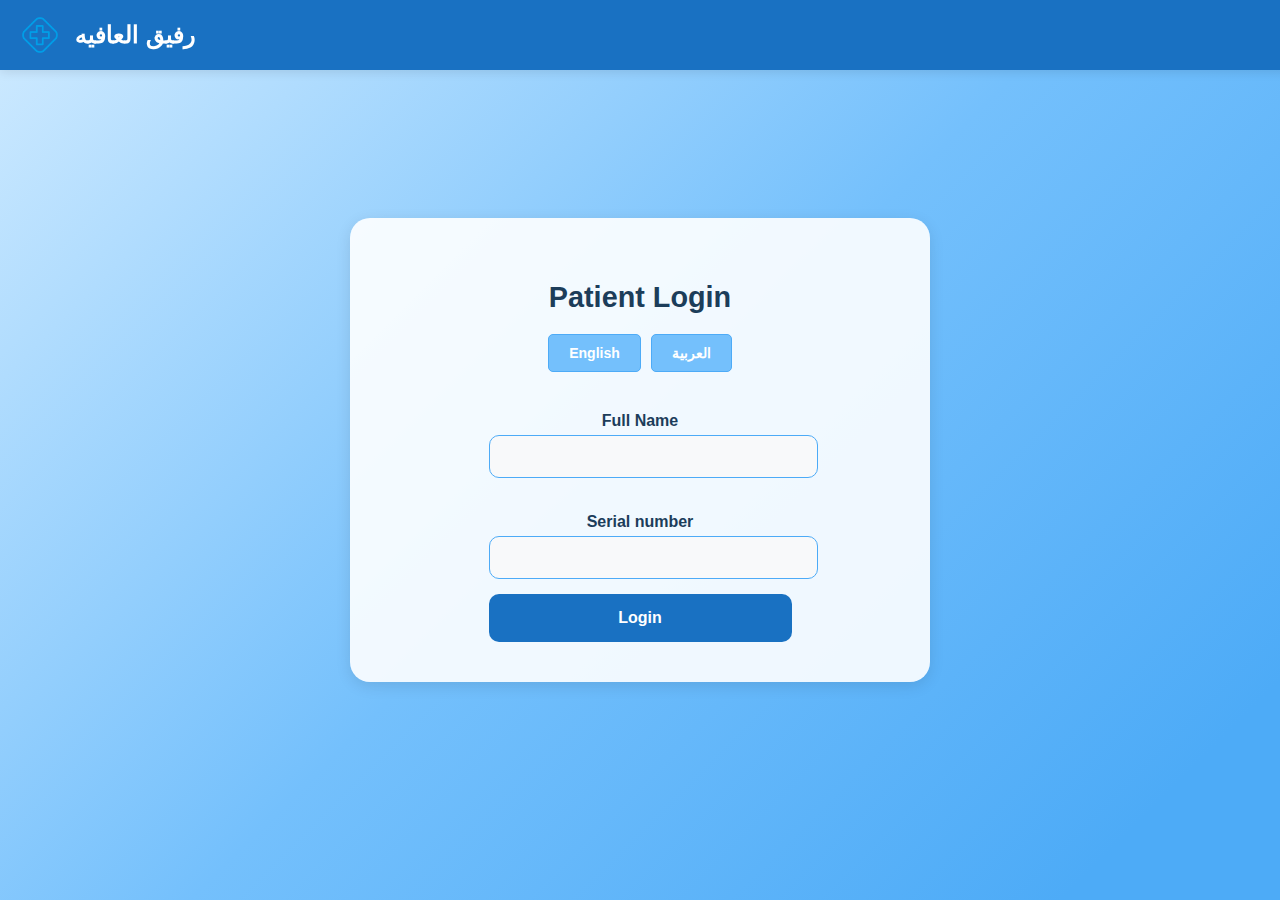
<file: index.html>
<!DOCTYPE html>
<html lang="en">
<head>
  <meta charset="UTF-8">
  <meta name="viewport" content="width=device-width, initial-scale=1.0">
  <title>Patient Login</title>
  <link rel="stylesheet" href="login_style.css">
</head>
<body>

<header class="header">
  <img src="3.png" alt="Logo" class="header-photo">
  <h1 class="header-title">رفيق العافيه</h1>
</header>

<div class="container">
  <h2>Patient Login</h2>

  <div class="language-toggle">
    <button id="english">English</button>
    <button id="arabic">العربية</button>
  </div>

  <form>
    <label for="fullname">Full Name</label>
    <input type="text" id="fullname" name="fullname" required>

    <label for="number">Serial number</label>
    <input type="number" id="number" name="number" required>
    <button type="button" id="loginButton">Login</button>
  </form>
</div>

<script>
  document.getElementById('english').addEventListener('click', () => {
    document.querySelector('h2').innerText = 'Patient Login';
    document.querySelector('label[for="fullname"]').innerText = 'Full Name';
    document.querySelector('label[for="number"]').innerText = 'Serial number';
    document.querySelector('button[type="button"]').innerText = 'Login';
  });

  document.getElementById('arabic').addEventListener('click', () => {
    document.querySelector('h2').innerText = 'تسجيل دخول المريض';
    document.querySelector('label[for="fullname"]').innerText = 'الاسم الكامل';
    document.querySelector('label[for="number"]').innerText = 'الرقم التسلسلي';
    document.querySelector('button[type="button"]').innerText = 'تسجيل الدخول';
  });

  document.getElementById('loginButton').addEventListener('click', function() {
    const fullname = document.getElementById('fullname').value;
    const serialNumber = document.getElementById('number').value;

    if (fullname && serialNumber) {
      sessionStorage.setItem('fullname', fullname);
      sessionStorage.setItem('serialNumber', serialNumber);
      window.location.href = '1.html';
    }
  });
</script>

</body>
</html>
</file>
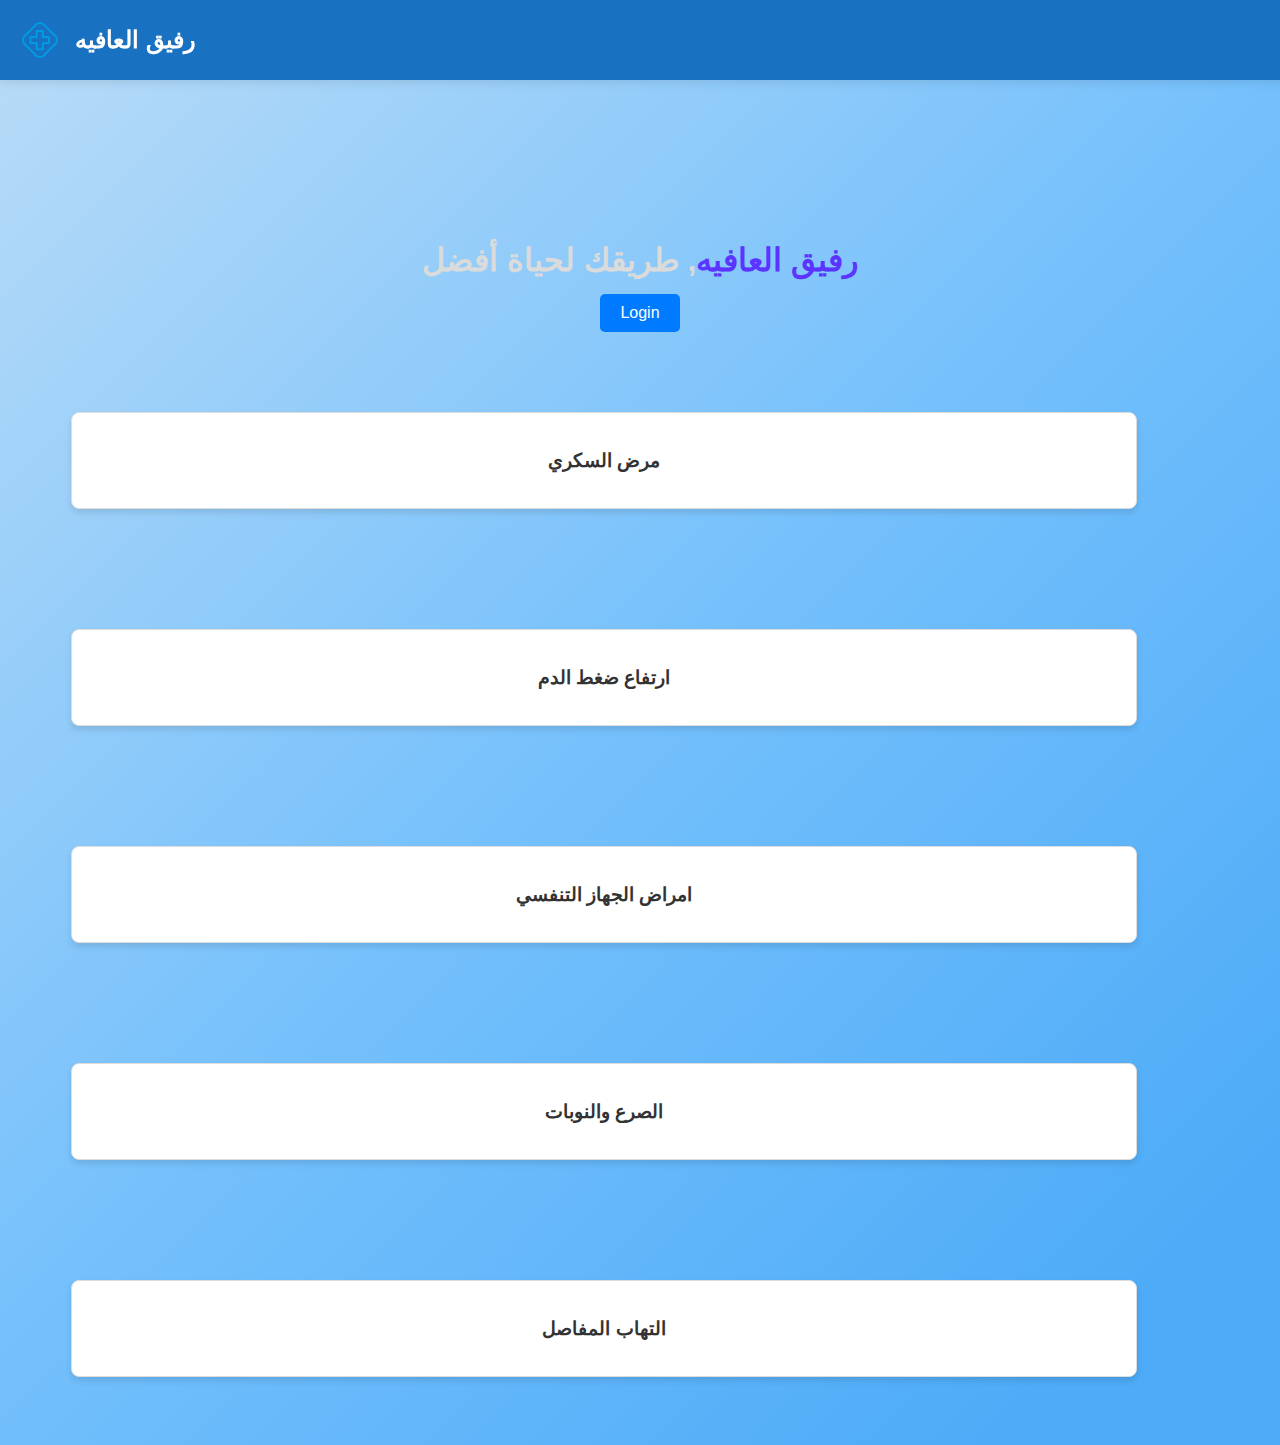
<file: 1.html>
<!DOCTYPE html>
<html lang="en">
<head>
    <meta charset="UTF-8">
    <meta name="viewport" content="width=device-width, initial-scale=1.0">
    <title>Diabetes Website</title>
    <link rel="stylesheet" href="1_style.css">
</head>
<body>

    <header class="header">
        <img src="3.png" alt="Logo" class="header-photo">
        <h1 class="header-title">رفيق العافيه</h1>
        <a href="profile.html" id="profileLink" style="display: none;">Profile</a>
    </header>
      

    <div class="container">
        <div class="image-section">
        </div>
        <div class="title-section">
            <h1><span>رفيق العافيه</span>, طريقك لحياة أفضل</h1>
            <a href="index.html">
                <button>Login</button>
            </a>
        </div>
    </div>
    <div class="services">
        <a href="2.html">
            <div class="card">
                <h2 class="card-title">مرض السكري</h2>
                <p class="card-description"></p>
            </div>
        </a>
    </div>
    <div class="services">
        <a href="">
            <div class="card">
                <h2 class="card-title">ارتفاع ضغط الدم</h2>
                <p class="card-description"></p>
            </div>
        </a>
    </div>
    <div class="services">
        <a href="">
            <div class="card">
                <h2 class="card-title">امراض الجهاز التنفسي</h2>
                <p class="card-description"></p>
            </div>
        </a>
    </div>
    <div class="services">
        <a href="">
            <div class="card">
                <h2 class="card-title">الصرع والنوبات</h2>
                <p class="card-description"></p>
            </div>
        </a>
    </div>
    <div class="services">
        <a href="">
            <div class="card">
                <h2 class="card-title">التهاب المفاصل</h2>
                <p class="card-description"></p>
            </div>
        </a>
    </div>

    <script>
        const fullname = sessionStorage.getItem('fullname');
        const serialNumber = sessionStorage.getItem('serialNumber');

        if (fullname && serialNumber) {
            const profileLink = document.getElementById('profileLink');
        if (profileLink) {
            profileLink.style.display = 'inline';
            profileLink.innerText = 'Profile';
            console.log('Profile link updated successfully.');
        } else {
            console.error('Profile link element not found.');
        }
        } else {
            console.warn('No user data found in sessionStorage.');
        }

    </script>
</body>
</html>
</file>
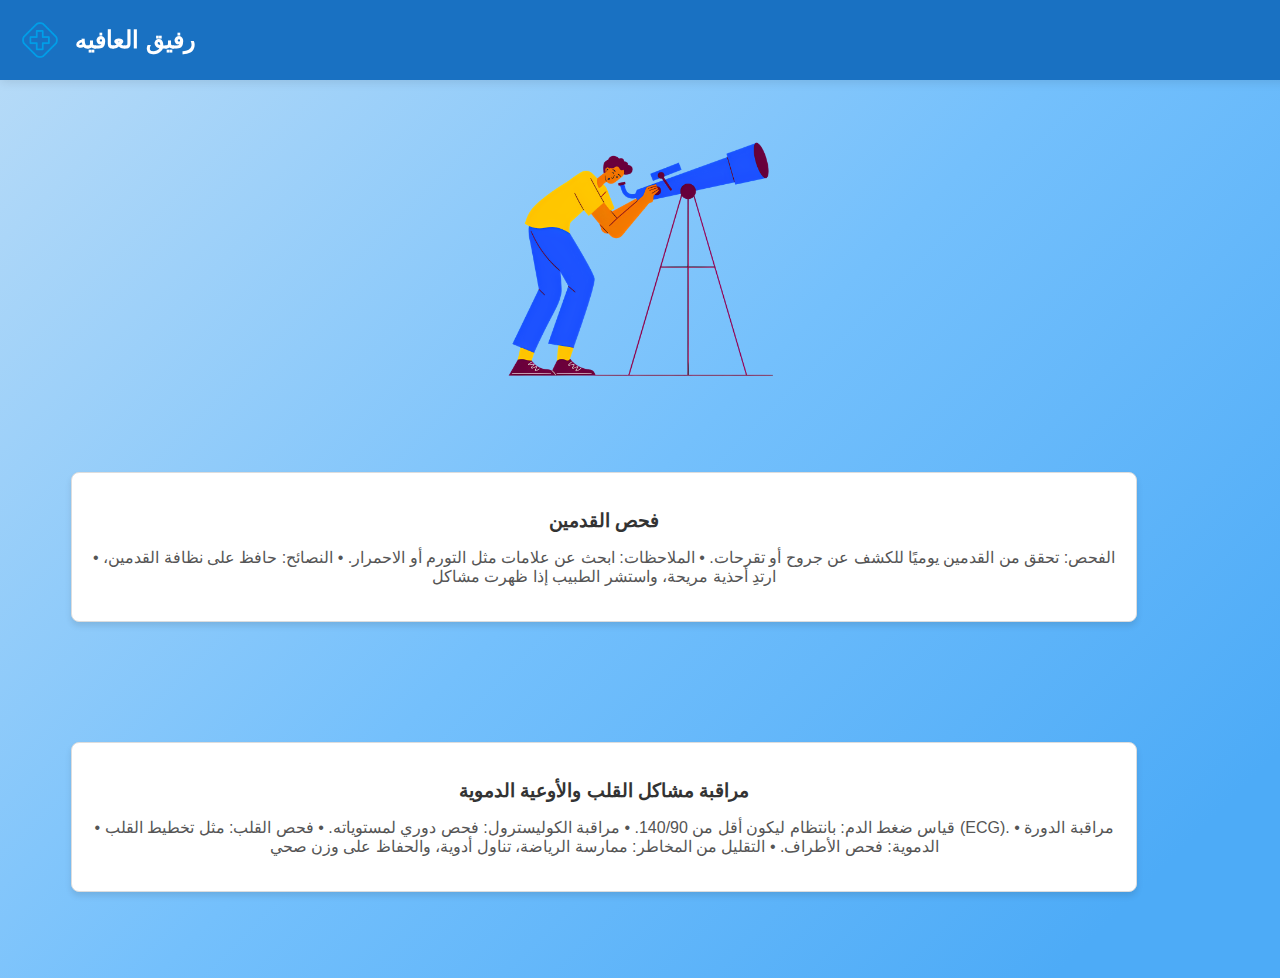
<file: 10.html>
<!DOCTYPE html>
<html lang="en">
<head>
    <meta charset="UTF-8">
    <meta name="viewport" content="width=device-width, initial-scale=1.0">
    <title>Diabetes Website</title>
    <link rel="stylesheet" href="1_style.css">
</head>
<body>

    <header class="header">
        <img src="3.png" alt="Logo" class="header-photo">
        <h1 class="header-title">رفيق العافيه</h1>
    </header>

    <div class="image">
        <img src="17.png" alt="Sugar">
    </div>

    <div class="services_1">
        <a href="">
            <div class="card">
                <h2 class="card-title">فحص القدمين</h2>
                <p class="card-description">
                    •	الفحص: تحقق من القدمين يوميًا للكشف عن جروح أو تقرحات.
                    •	الملاحظات: ابحث عن علامات مثل التورم أو الاحمرار.
                    •	النصائح: حافظ على نظافة القدمين، ارتدِ أحذية مريحة، واستشر الطبيب إذا ظهرت مشاكل</p>
            </div>
        </a>
    </div>
    <div class="services_1">
        <a href="">
            <div class="card">
                <h2 class="card-title">مراقبة مشاكل القلب والأوعية الدموية</h2>
                <p class="card-description">
                    •	قياس ضغط الدم: بانتظام ليكون أقل من 140/90.
                    •	مراقبة الكوليسترول: فحص دوري لمستوياته.
                    •	فحص القلب: مثل تخطيط القلب (ECG).
                    •	مراقبة الدورة الدموية: فحص الأطراف.
                    •	التقليل من المخاطر: ممارسة الرياضة، تناول أدوية، والحفاظ على وزن صحي</p>
            </div>
        </a>
    </div>
</body>
</html>
</file>
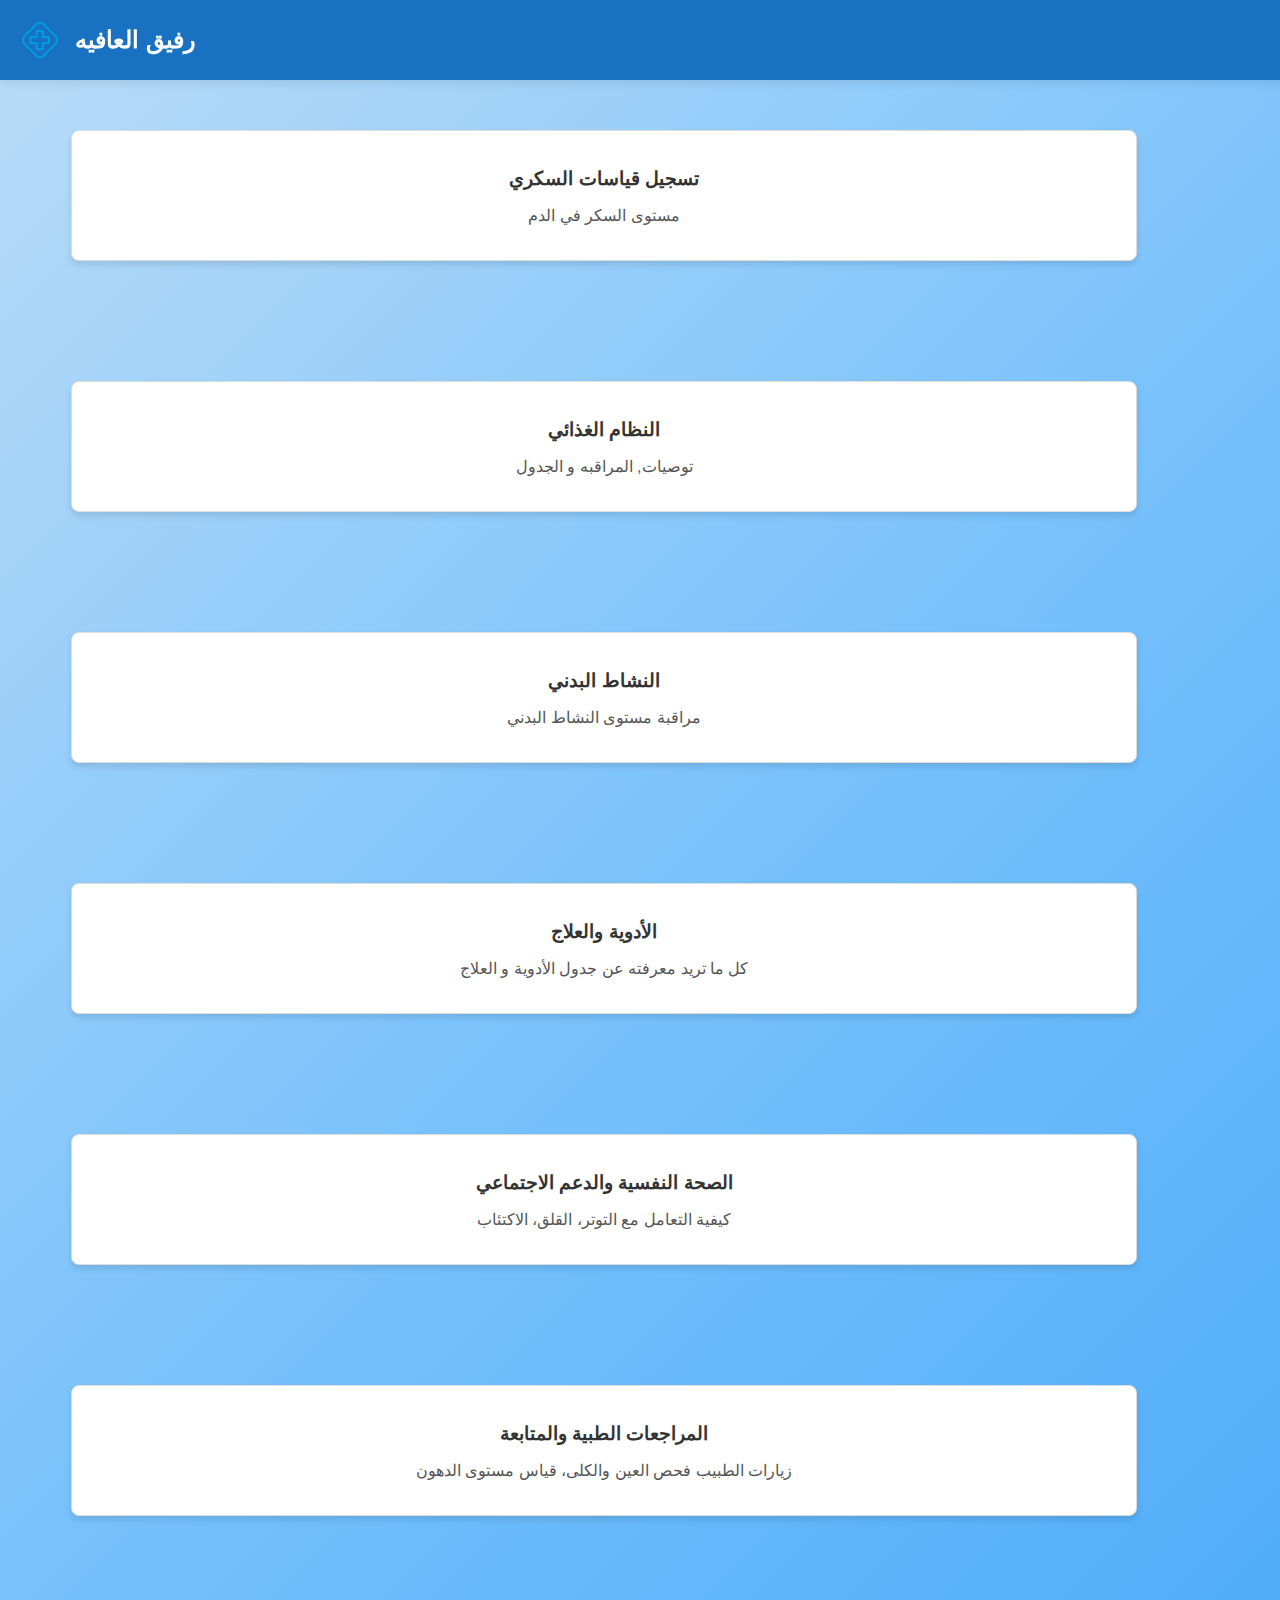
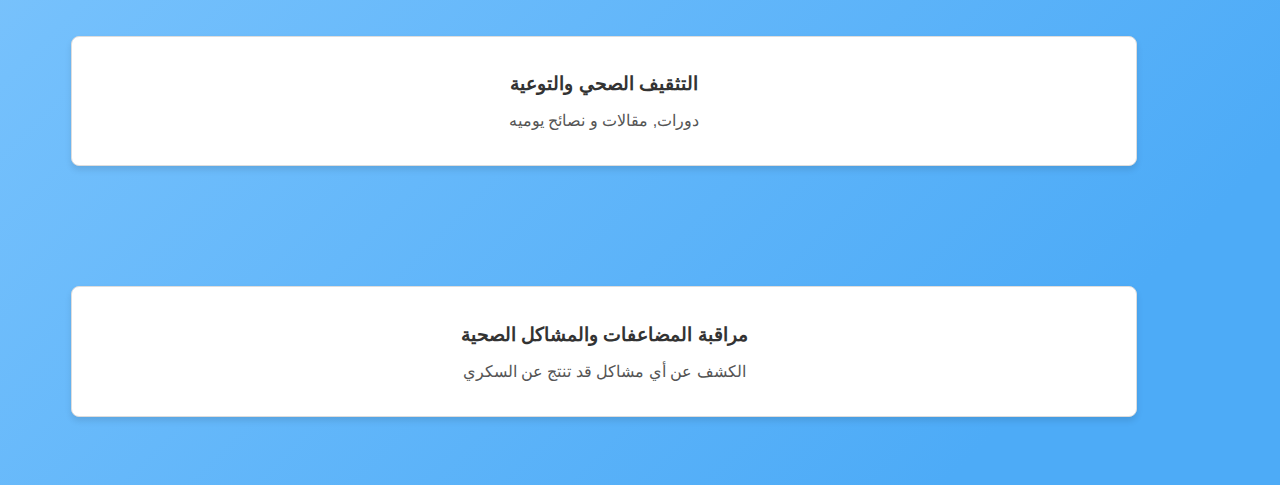
<file: 2.html>
<!DOCTYPE html>
<html lang="en">
<head>
    <meta charset="UTF-8">
    <meta name="viewport" content="width=device-width, initial-scale=1.0">
    <title>Diabetes Website</title>
    <link rel="stylesheet" href="1_style.css">
</head>
<body>

    <header class="header">
        <img src="3.png" alt="Logo" class="header-photo">
        <h1 class="header-title">رفيق العافيه</h1>
    </header>
    <div class="services">
        <a href="3.html">
            <div class="card">
                <h2 class="card-title">تسجيل قياسات السكري</h2>
                <p class="card-description">مستوى السكر في الدم</p>
            </div>
        </a>
    </div>
    <div class="services">
        <a href="4.html">
            <div class="card">
                <h2 class="card-title">النظام الغذائي</h2>
                <p class="card-description">توصيات, المراقبه و الجدول</p>
            </div>
        </a>
    </div>
    <div class="services">
        <a href="5.html">
            <div class="card">
                <h2 class="card-title">النشاط البدني</h2>
                <p class="card-description">مراقبة مستوى النشاط البدني</p>
            </div>
        </a>
    </div>
    <div class="services">
        <a href="6.html">
            <div class="card">
                <h2 class="card-title">الأدوية والعلاج</h2>
                <p class="card-description">كل ما تريد معرفته عن جدول الأدوية و العلاج</p>
            </div>
        </a>
    </div>
    <div class="services">
        <a href="7.html">
            <div class="card">
                <h2 class="card-title">الصحة النفسية والدعم الاجتماعي</h2>
                <p class="card-description">كيفية التعامل مع التوتر، القلق، الاكتئاب</p>
            </div>
        </a>
    </div>
    <div class="services">
        <a href="8.html">
            <div class="card">
                <h2 class="card-title">المراجعات الطبية والمتابعة</h2>
                <p class="card-description">زيارات الطبيب فحص العين والكلى، قياس مستوى الدهون</p>
            </div>
        </a>
    </div>
    <div class="services">
        <a href="9.html">
            <div class="card">
                <h2 class="card-title">التثقيف الصحي والتوعية</h2>
                <p class="card-description">دورات, مقالات و نصائح يوميه</p>
            </div>
        </a>
    </div>
    <div class="services">
        <a href="10.html">
            <div class="card">
                <h2 class="card-title">مراقبة المضاعفات والمشاكل الصحية</h2>
                <p class="card-description">الكشف عن أي مشاكل قد تنتج عن السكري</p>
            </div>
        </a>
    </div>
</body>
</html>
</file>
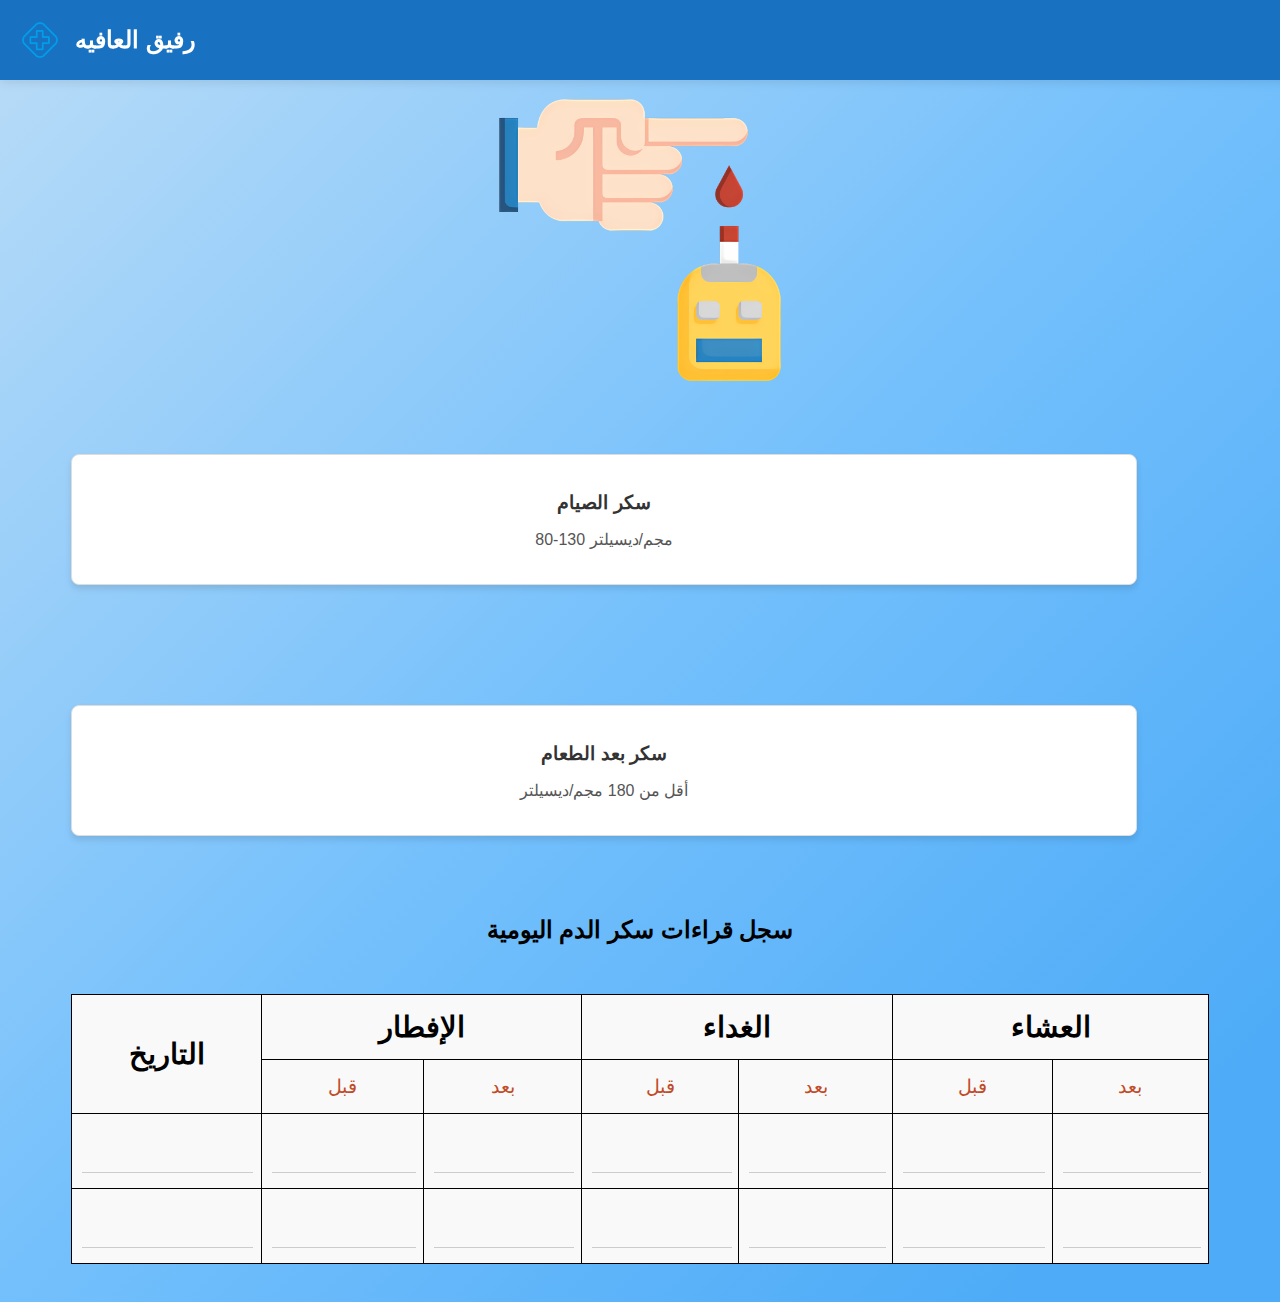
<file: 3.html>
<!DOCTYPE html>
<html lang="en">
<head>
    <meta charset="UTF-8">
    <meta name="viewport" content="width=device-width, initial-scale=1.0">
    <title>Diabetes Website</title>
    <link rel="stylesheet" href="1_style.css">
</head>
<body>

    <header class="header">
        <img src="3.png" alt="Logo" class="header-photo">
        <h1 class="header-title">رفيق العافيه</h1>
    </header>

    <div class="image">
        <img src="10.png" alt="Sugar">
    </div>

    <div class="services_1">
        <a href="">
            <div class="card">
                <h2 class="card-title">سكر الصيام</h2>
                <p class="card-description">80-130 مجم/ديسيلتر</p>
            </div>
        </a>
    </div>
    <div class="services_1">
        <a href="">
            <div class="card">
                <h2 class="card-title">سكر بعد الطعام</h2>
                <p class="card-description">أقل من 180 مجم/ديسيلتر</p>
            </div>
        </a>
    </div>

    <h2>سجل قراءات سكر الدم اليومية</h2>
    <table>
        <thead>
            <tr>
                <th rowspan="2">التاريخ</th>
                <th colspan="2">الإفطار</th>
                <th colspan="2">الغداء</th>
                <th colspan="2">العشاء</th>
            </tr>
            <tr>
                <th>قبل</th>
                <th>بعد</th>
                <th>قبل</th>
                <th>بعد</th>
                <th>قبل</th>
                <th>بعد</th>
            </tr>
        </thead>
        <tbody>
            <tr>
                <td><input type="text"></td>
                <td><input type="text"></td>
                <td><input type="text"></td>
                <td><input type="text"></td>
                <td><input type="text"></td>
                <td><input type="text"></td>
                <td><input type="text"></td>
            </tr>
            <tr>
                <td><input type="text"></td>
                <td><input type="text"></td>
                <td><input type="text"></td>
                <td><input type="text"></td>
                <td><input type="text"></td>
                <td><input type="text"></td>
                <td><input type="text"></td>
            </tr>
        </tbody>
    </table>


</body>
</html>
</file>
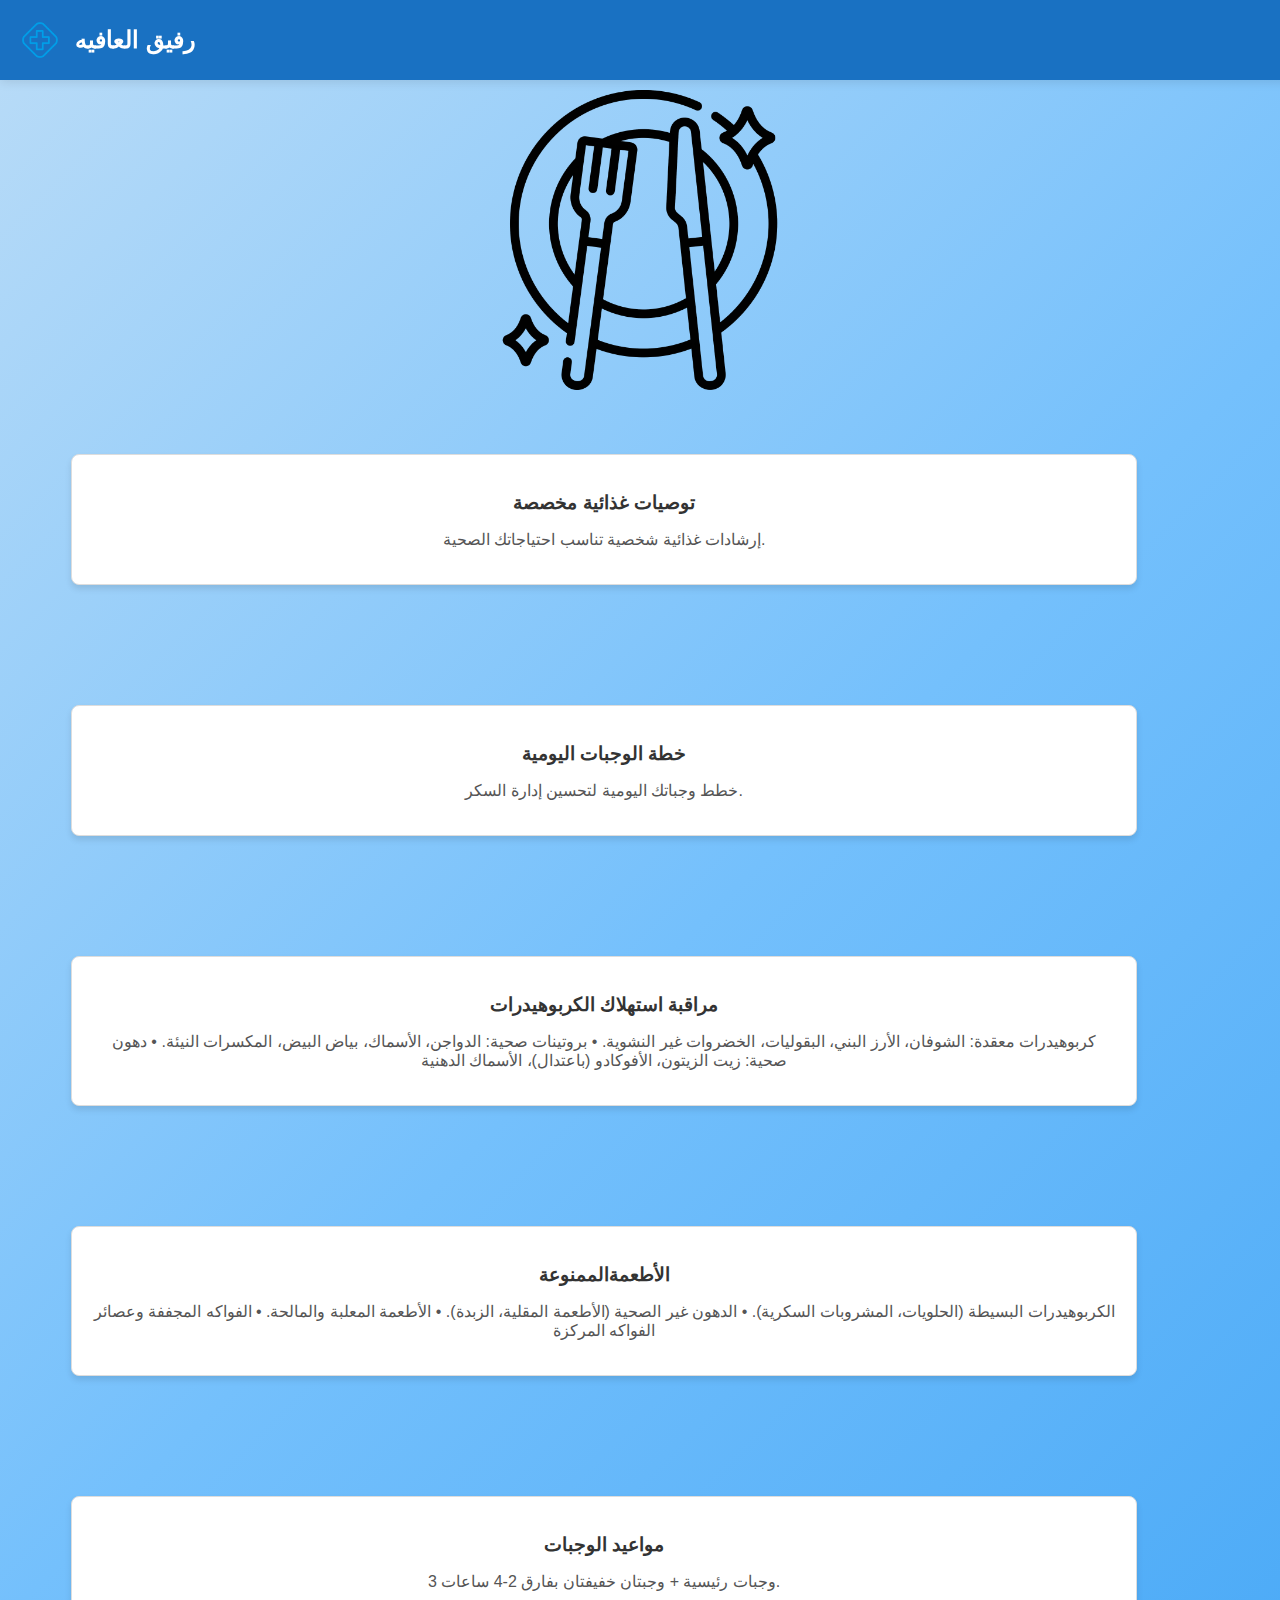
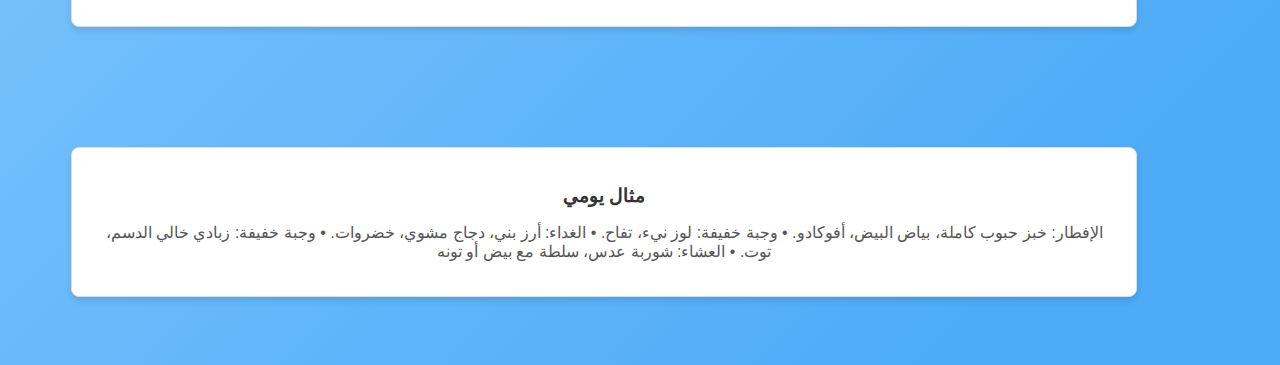
<file: 4.html>
<!DOCTYPE html>
<html lang="en">
<head>
    <meta charset="UTF-8">
    <meta name="viewport" content="width=device-width, initial-scale=1.0">
    <title>Diabetes Website</title>
    <link rel="stylesheet" href="1_style.css">
</head>
<body>

    <header class="header">
        <img src="3.png" alt="Logo" class="header-photo">
        <h1 class="header-title">رفيق العافيه</h1>
    </header>

    <div class="image">
        <img src="11.png" alt="Sugar">
    </div>

    <div class="services_1">
        <a href="">
            <div class="card">
                <h2 class="card-title">توصيات غذائية مخصصة</h2>
                <p class="card-description">إرشادات غذائية شخصية تناسب احتياجاتك الصحية.</p>
            </div>
        </a>
    </div>
    <div class="services_1">
        <a href="">
            <div class="card">
                <h2 class="card-title">خطة الوجبات اليومية</h2>
                <p class="card-description">خطط وجباتك اليومية لتحسين إدارة السكر.</p>
            </div>
        </a>
    </div>
    <div class="services_1">
        <a href="">
            <div class="card">
                <h2 class="card-title">مراقبة استهلاك الكربوهيدرات</h2>
                <p class="card-description">كربوهيدرات معقدة: الشوفان، الأرز البني، البقوليات، الخضروات غير النشوية.
                    •	بروتينات صحية: الدواجن، الأسماك، بياض البيض، المكسرات النيئة.
                    •	دهون صحية: زيت الزيتون، الأفوكادو (باعتدال)، الأسماك الدهنية</p>
            </div>
        </a>
    </div>
    <div class="services_1">
        <a href="">
            <div class="card">
                <h2 class="card-title">الأطعمةالممنوعة</h2>
                <p class="card-description">الكربوهيدرات البسيطة (الحلويات، المشروبات السكرية).
                    •	الدهون غير الصحية (الأطعمة المقلية، الزبدة).
                    •	الأطعمة المعلبة والمالحة.
                    •	الفواكه المجففة وعصائر الفواكه المركزة</p>
            </div>
        </a>
    </div>
    <div class="services_1">
        <a href="">
            <div class="card">
                <h2 class="card-title">مواعيد الوجبات</h2>
                <p class="card-description">3 وجبات رئيسية + وجبتان خفيفتان بفارق 2-4 ساعات.</p>
            </div>
        </a>
    </div>
    <div class="services_1">
        <a href="">
            <div class="card">
                <h2 class="card-title">مثال يومي</h2>
                <p class="card-description">الإفطار: خبز حبوب كاملة، بياض البيض، أفوكادو.
                    •	وجبة خفيفة: لوز نيء، تفاح.
                    •	الغداء: أرز بني، دجاج مشوي، خضروات.
                    •	وجبة خفيفة: زبادي خالي الدسم، توت.
                    •	العشاء: شوربة عدس، سلطة مع بيض أو تونه</p>
            </div>
        </a>
    </div>
</body>
</html>
</file>
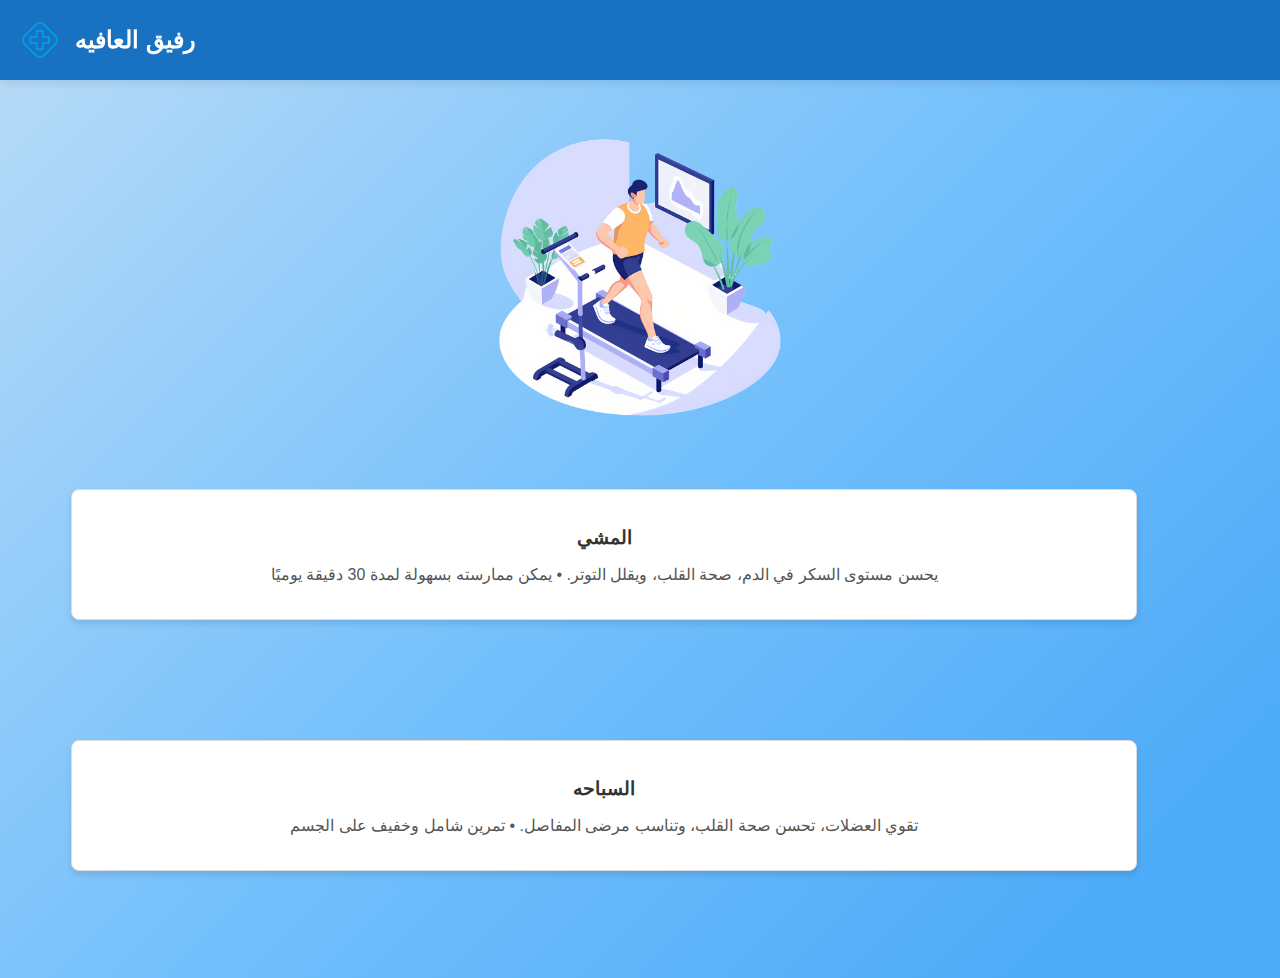
<file: 5.html>
<!DOCTYPE html>
<html lang="en">
<head>
    <meta charset="UTF-8">
    <meta name="viewport" content="width=device-width, initial-scale=1.0">
    <title>Diabetes Website</title>
    <link rel="stylesheet" href="1_style.css">
</head>
<body>

    <header class="header">
        <img src="3.png" alt="Logo" class="header-photo">
        <h1 class="header-title">رفيق العافيه</h1>
    </header>

    <div class="image">
        <img src="12.png" alt="Sugar">
    </div>

    <div class="services_1">
        <a href="">
            <div class="card">
                <h2 class="card-title">المشي</h2>
                <p class="card-description">يحسن مستوى السكر في الدم، صحة القلب، ويقلل التوتر.
                    •	يمكن ممارسته بسهولة لمدة 30 دقيقة يوميًا</p>
            </div>
        </a>
    </div>
    <div class="services_1">
        <a href="">
            <div class="card">
                <h2 class="card-title">السباحه</h2>
                <p class="card-description">تقوي العضلات، تحسن صحة القلب، وتناسب مرضى المفاصل.
                    •	تمرين شامل وخفيف على الجسم</p>
            </div>
        </a>
    </div>
</body>
</html>
</file>
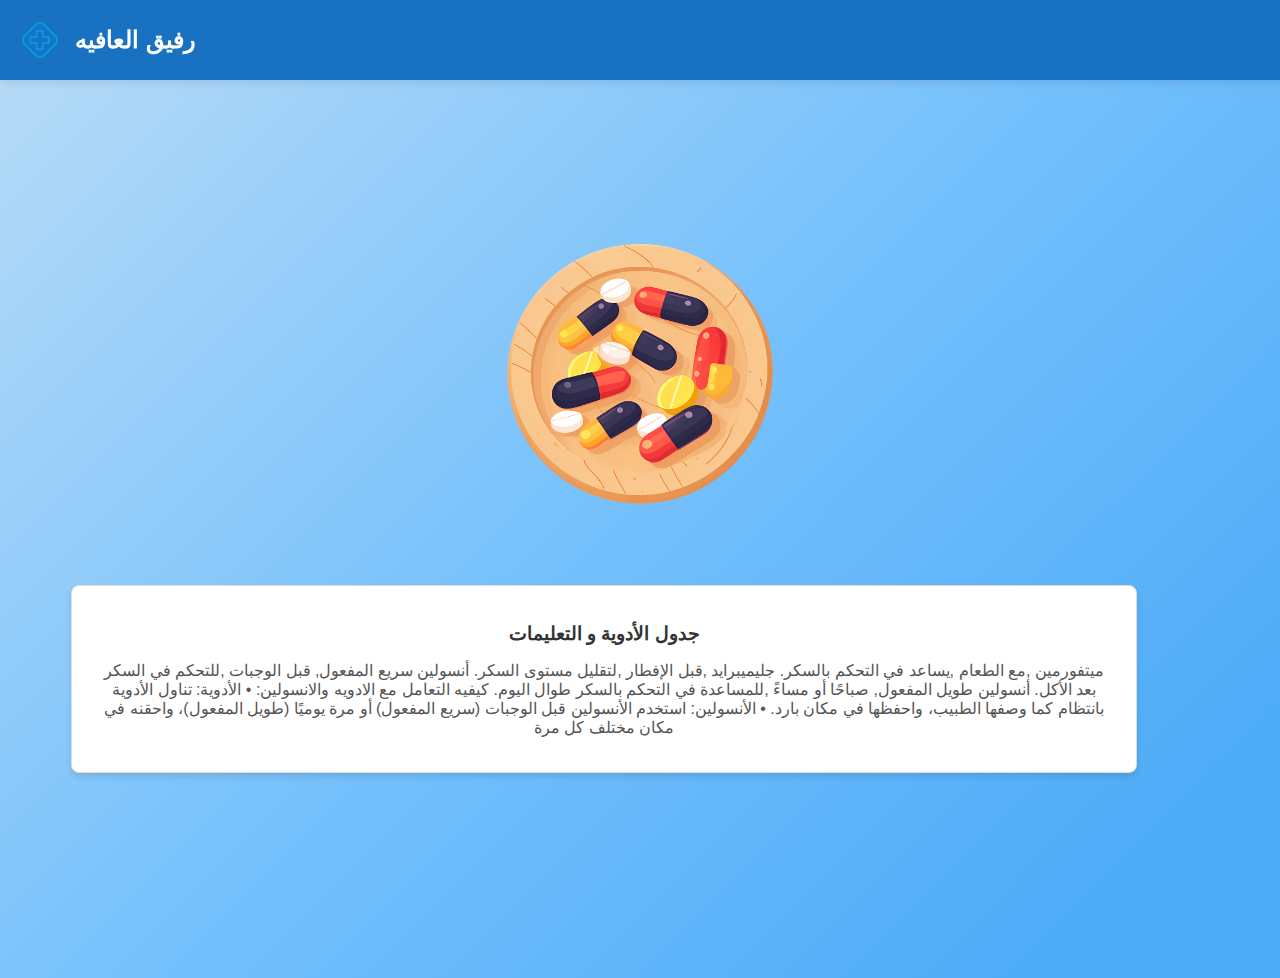
<file: 6.html>
<!DOCTYPE html>
<html lang="en">
<head>
    <meta charset="UTF-8">
    <meta name="viewport" content="width=device-width, initial-scale=1.0">
    <title>Diabetes Website</title>
    <link rel="stylesheet" href="1_style.css">
</head>
<body>

    <header class="header">
        <img src="3.png" alt="Logo" class="header-photo">
        <h1 class="header-title">رفيق العافيه</h1>
    </header>

    <div class="image">
        <img src="13.png" alt="Sugar">
    </div>

    <div class="services_1">
        <a href="">
            <div class="card">
                <h2 class="card-title">جدول الأدوية و التعليمات</h2>
                <p class="card-description">ميتفورمين ,مع الطعام ,يساعد في التحكم بالسكر.
                    جليميبرايد ,قبل الإفطار ,لتقليل مستوى السكر.
                    أنسولين سريع المفعول, قبل الوجبات ,للتحكم في السكر بعد الأكل.
                    أنسولين طويل المفعول, صباحًا أو مساءً ,للمساعدة في التحكم بالسكر طوال اليوم.
                    كيفيه التعامل مع الادويه والانسولين:
                        •	الأدوية:
                    تناول الأدوية بانتظام كما وصفها الطبيب، واحفظها في مكان بارد.
                        •	الأنسولين:
                    استخدم الأنسولين قبل الوجبات (سريع المفعول) أو مرة يوميًا (طويل المفعول)، واحقنه في مكان مختلف كل مرة</p>
            </div>
        </a>
    </div>
</body>
</html>
</file>
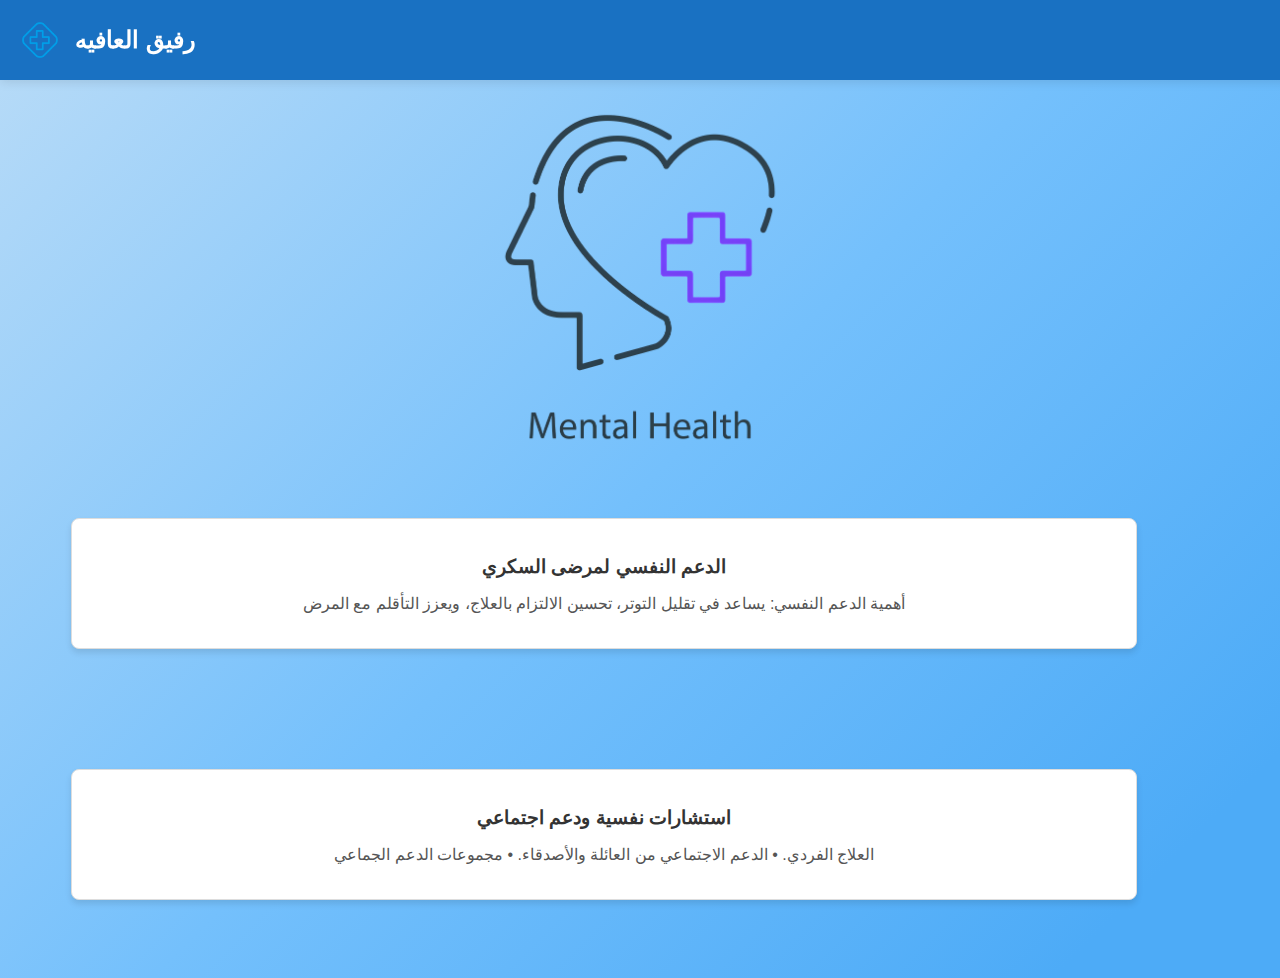
<file: 7.html>
<!DOCTYPE html>
<html lang="en">
<head>
    <meta charset="UTF-8">
    <meta name="viewport" content="width=device-width, initial-scale=1.0">
    <title>Diabetes Website</title>
    <link rel="stylesheet" href="1_style.css">
</head>
<body>

    <header class="header">
        <img src="3.png" alt="Logo" class="header-photo">
        <h1 class="header-title">رفيق العافيه</h1>
    </header>

    <div class="image">
        <img src="14.png" alt="Sugar">
    </div>

    <div class="services_1">
        <a href="">
            <div class="card">
                <h2 class="card-title">الدعم النفسي لمرضى السكري</h2>
                <p class="card-description">أهمية الدعم النفسي: يساعد في تقليل التوتر، تحسين الالتزام بالعلاج، ويعزز التأقلم مع المرض</p>
            </div>
        </a>
    </div>
    <div class="services_1">
        <a href="">
            <div class="card">
                <h2 class="card-title">استشارات نفسية ودعم اجتماعي</h2>
                <p class="card-description">العلاج الفردي.
                    •	الدعم الاجتماعي من العائلة والأصدقاء.
                    •	مجموعات الدعم الجماعي</p>
            </div>
        </a>
    </div>
</body>
</html>
</file>
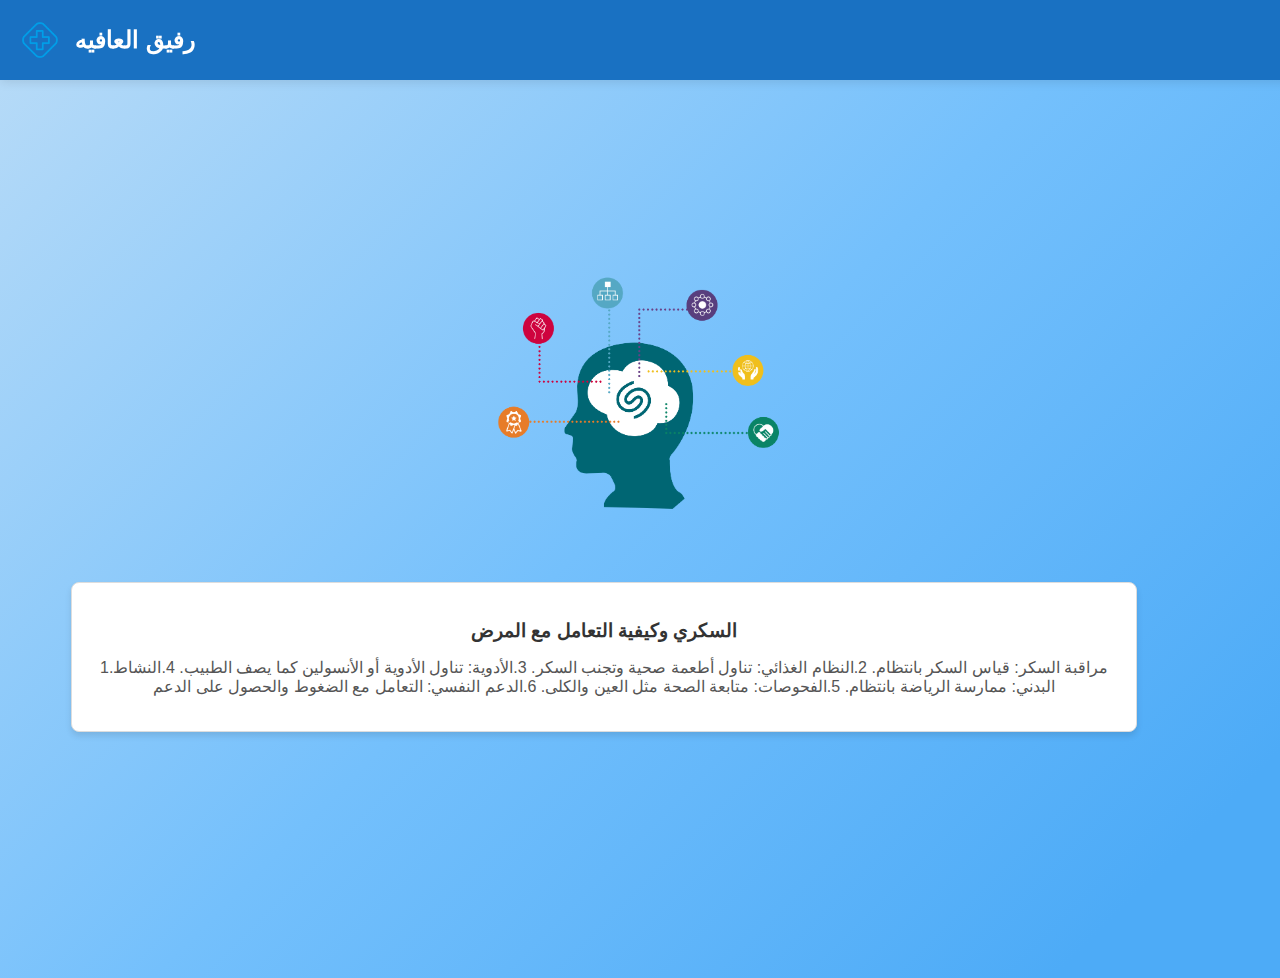
<file: 9.html>
<!DOCTYPE html>
<html lang="en">
<head>
    <meta charset="UTF-8">
    <meta name="viewport" content="width=device-width, initial-scale=1.0">
    <title>Diabetes Website</title>
    <link rel="stylesheet" href="1_style.css">
</head>
<body>

    <header class="header">
        <img src="3.png" alt="Logo" class="header-photo">
        <h1 class="header-title">رفيق العافيه</h1>
    </header>

    <div class="image">
        <img src="16.png" alt="Sugar">
    </div>
    <div class="services_1">
        <a href="">
            <div class="card">
                <h2 class="card-title">السكري وكيفية التعامل مع المرض</h2>
                <p class="card-description">
                    1.مراقبة السكر: قياس السكر بانتظام.
                    2.النظام الغذائي: تناول أطعمة صحية وتجنب السكر.
                    3.الأدوية: تناول الأدوية أو الأنسولين كما يصف الطبيب.
                    4.النشاط البدني: ممارسة الرياضة بانتظام.
                    5.الفحوصات: متابعة الصحة مثل العين والكلى.
                    6.الدعم النفسي: التعامل مع الضغوط والحصول على الدعم</p>
            </div>
        </a>
    </div>
</body>
</html>
</file>
<file: login_style.css>
body {
    font-family: Arial, sans-serif;
    background: linear-gradient(135deg, #d0ebff, #74c0fc 50%, #4dabf7 90%);
    display: flex;
    justify-content: center;
    align-items: center;
    height: 100vh;
    margin: 0;
    color: #1c3d5a;
    overflow-x: hidden;
}

.container {
    background-color: rgba(255, 255, 255, 0.9);
    border-radius: 20px;
    padding: 40px;
    box-shadow: 0 4px 15px rgba(0, 0, 0, 0.1);
    width: 40%;
    max-width: 500px;
    display: flex;
    flex-direction: column;
    align-items: center;
    position: relative;
}

.header {
    width: 100%;
    display: flex;
    align-items: center;
    justify-content: flex-start;
    padding: 5px 20px;
    background-color: #1971c2;
    color: #ffffff;
    position: fixed;
    top: 0;
    left: 0;
    box-shadow: 0 2px 10px rgba(0, 0, 0, 0.1);
    z-index: 1000;
    height: 60px;
}

.header-photo {
    height: 40px;
    width: 40px;
    object-fit: cover;
    margin-right: 15px;
}

.header-title {
    font-size: 1.5em;
    font-weight: bold;
}

h2 {
    color: #1c3d5a;
    font-size: 1.8em;
    font-weight: bold;
    margin-bottom: 20px;
    text-align: center;
}

.language-toggle {
    display: flex;
    gap: 10px;
    margin-bottom: 20px;
    justify-content: center;
    width: 100%;
}

.language-toggle button {
    background-color: #74c0fc;
    border: 1px solid #4dabf7;
    padding: 10px 20px;
    border-radius: 5px;
    cursor: pointer;
    font-size: 14px;
    font-weight: bold;
    color: #ffffff;
    transition: background-color 0.3s ease;
}

.language-toggle button:hover {
    background-color: #4dabf7;
}

form label {
    display: block;
    font-weight: bold;
    color: #1c3d5a;
    font-size: 16px;
    margin-top: 20px;
    text-align: center;
}

form input {
    width: 100%;
    padding: 12px;
    margin-top: 5px;
    margin-bottom: 15px;
    border: 1px solid #4dabf7;
    border-radius: 10px;
    background-color: #f8f9fa;
    font-size: 15px;
    text-align: center;
}

button[type="button"] {
    width: 100%;
    background-color: #1971c2;
    color: #ffffff;
    padding: 15px;
    border: none;
    border-radius: 10px;
    cursor: pointer;
    font-size: 16px;
    font-weight: bold;
    transition: background-color 0.3s;
}

button[type="button"]:hover {
    background-color: #1864ab;
}

.photo {
    position: absolute;
    top: 10%;
    bottom: 10%;
    width: 28%;
    background-size: contain;
    background-position: center;
    background-repeat: no-repeat;
}

.photo-left {
    left: 3cm;
    background-image: url('1.png');
}
</file>
<file: 1_style.css>
body {
    background: linear-gradient(135deg, #badcf7, #74c0fc 50%, #4dabf7 90%);
    font-family: Arial, sans-serif;
    margin-top: 70px;
    padding: 0;
    box-sizing: border-box;
    display: flex;
    flex-direction: column;
    align-items: center;
    justify-content: center;
    min-height: 100vh;
}

a {
    text-decoration: none;
}

span {
    color: #5c34ff;
}

.header {
    width: 100%;
    display: flex;
    align-items: center;
    justify-content: space-between;
    padding: 10px 20px;
    background-color: #1971c2;
    color: #ffffff;
    position: fixed;
    top: 0;
    left: 0;
    box-shadow: 0 2px 10px rgba(0, 0, 0, 0.1);
    z-index: 1000;
    height: 60px;
}

.header-photo {
    height: 40px;
    width: 40px;
    object-fit: cover;
    border-radius: 50%;
    margin-right: 15px;
}

.header-title {
    font-size: 1.5em;
    font-weight: bold;
    margin-left: 0;
    text-align: left;
    flex-grow: 1;
}

.whatsapp-btn {
    display: inline-block;
}

.whatsapp-icon {
    width: 40px;
    height: 40px;
    cursor: pointer;
    transition: transform 0.2s ease;
    margin-right: 1cm;
}

.whatsapp-icon:hover {
    transform: scale(1.1);
}

#profileLink {
    font-size: 1.2rem;
    color: #ffffff;
    text-align: right;
    margin-right: 1cm;
}


.container {
    display: flex;
    flex-direction: column;
    align-items: center;
    justify-content: center;
    margin-top: 100px;
    padding: 20px;
    width: 90%;
    max-width: 1200px;
}

.image-section img {
    width: 100%;
    max-width: 400px;
    border-radius: 10px;
}

.title-section {
    text-align: center;
    margin-top: 30px;
}

.title-section h1 {
    font-size: 2rem;
    color: #dbdbdb;
    margin-bottom: 15px;
}

.title-section button {
    padding: 10px 20px;
    font-size: 1rem;
    color: white;
    background-color: #007BFF;
    border: none;
    border-radius: 5px;
    cursor: pointer;
    transition: background-color 0.3s ease;
}

.title-section button:hover {
    background-color: #0056b3;
}

.services {
    display: flex;
    flex-direction: column;
    align-items: stretch;
    gap: 20px;
    margin: 40px auto;
    padding: 20px;
    width: 90%;
}

.services_1 {
    display: flex;
    flex-direction: column;
    align-items: stretch;
    gap: 20px;
    margin: 40px auto;
    padding: 20px;
    width: 90%;
}

.card {
    width: 90%;
    background-color: white;
    border: 1px solid #ddd;
    border-radius: 8px;
    padding: 20px;
    text-align: center;
    cursor: pointer;
    box-shadow: 0 4px 6px rgba(0, 0, 0, 0.1);
    transition: transform 0.3s ease, box-shadow 0.3s ease;
}

.card:hover {
    transform: scale(1.05);
    box-shadow: 0 8px 12px rgba(0, 0, 0, 0.2);
}

.card-title {
    color: #333;
    font-weight: bold;
    font-size: 1.2rem;
    margin-bottom: 10px;
}

.card-description {
    font-size: 1rem;
    color: #555;
    margin-bottom: 15px;
}

.image {
    width: 100%;
    max-width: 300px;
    margin-top: 20px;
    pointer-events: none;
}

.image img {
    width: 100%;
    border-radius: 10px;
}

table {
    margin: 30px auto;
    border-collapse: collapse;
    width: 90%;
    background-color: #f9f9f9;
}

th, td {
    border: 1px solid #000;
    padding: 15px 10px;
    text-align: center;
    font-size: 1.5em;
    font-weight: bold;
}

thead tr:first-child th {
    font-size: 1.8em;
    color: #000;
}

thead tr:nth-child(2) th {
    color: #c04b29;
    font-size: 1.2em;
    font-weight: normal;
}

td input {
    width: 95%;
    padding: 5px;
    font-size: 1.2em;
    text-align: center;
    border: none;
    background-color: transparent;
    border-bottom: 1px solid #ccc;
}

td input:focus {
    border-bottom: 1px solid #c04b29;
    outline: none;
}
</file>
